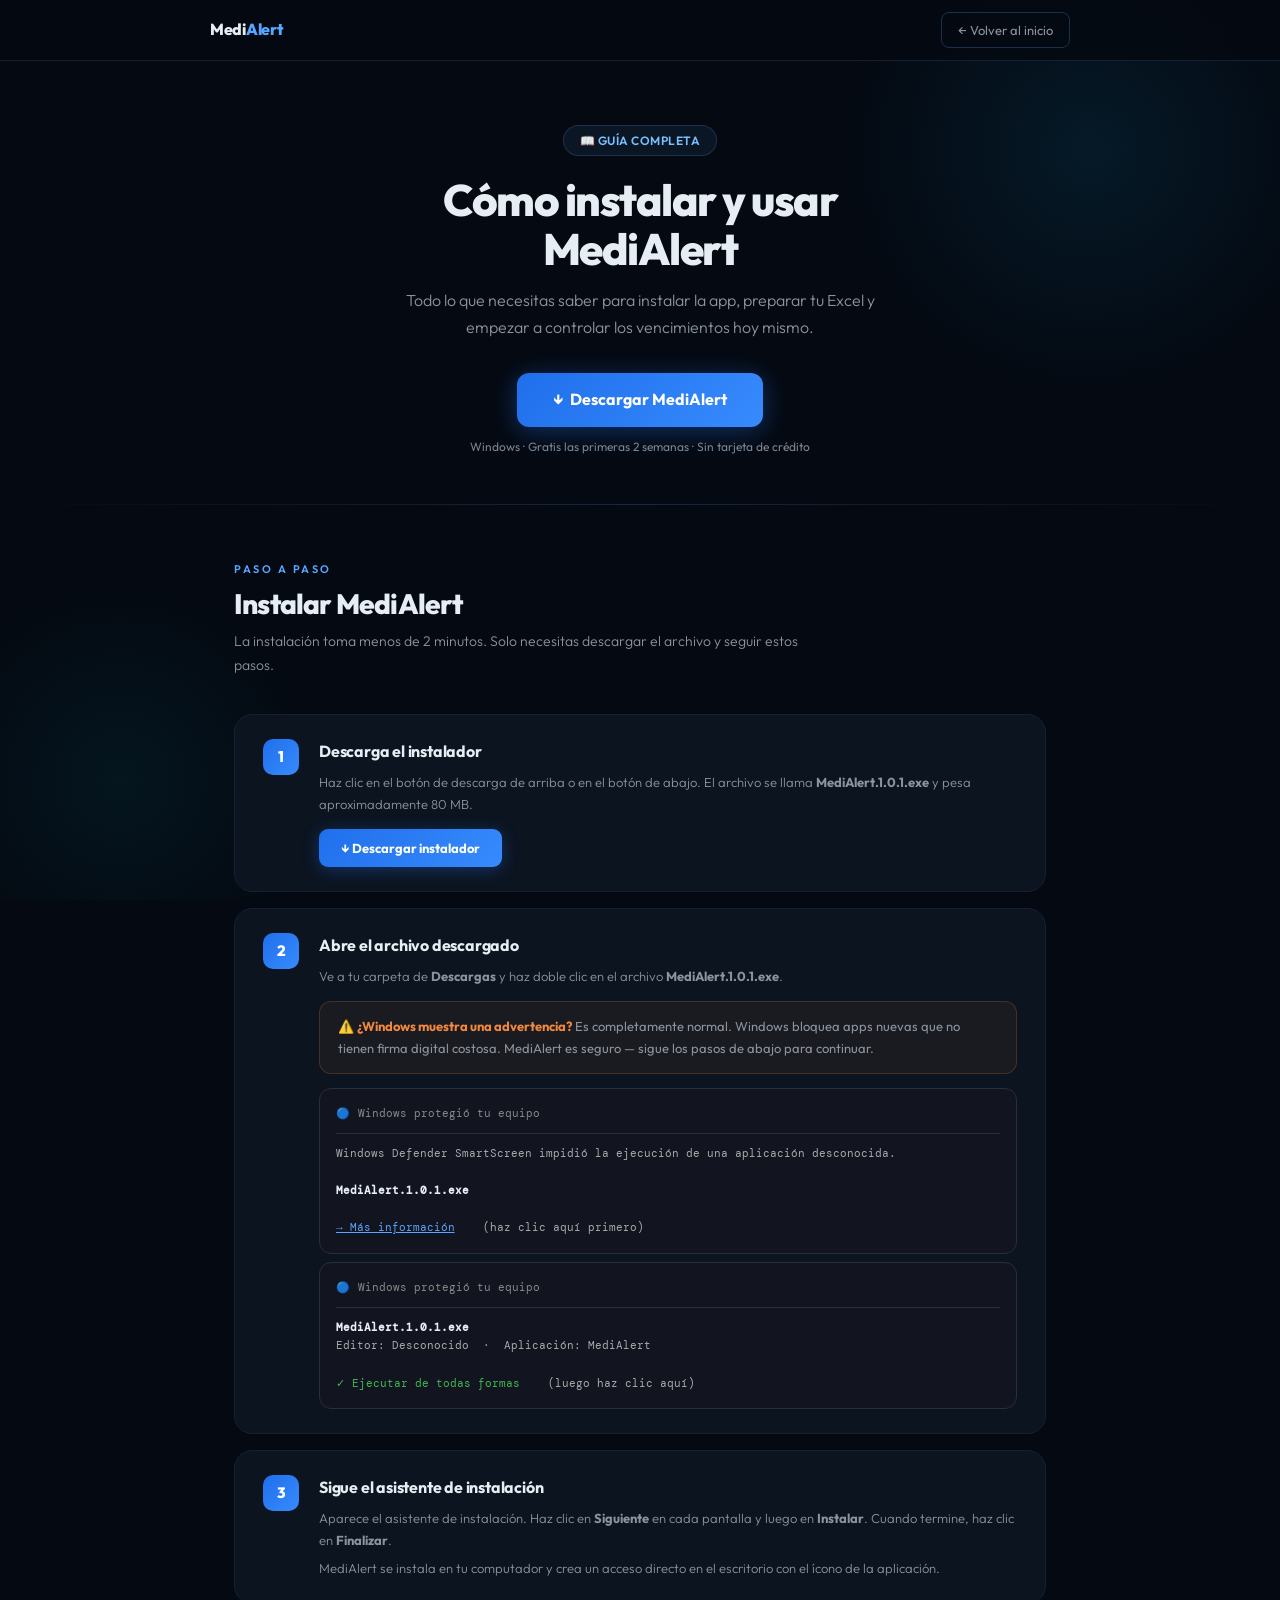
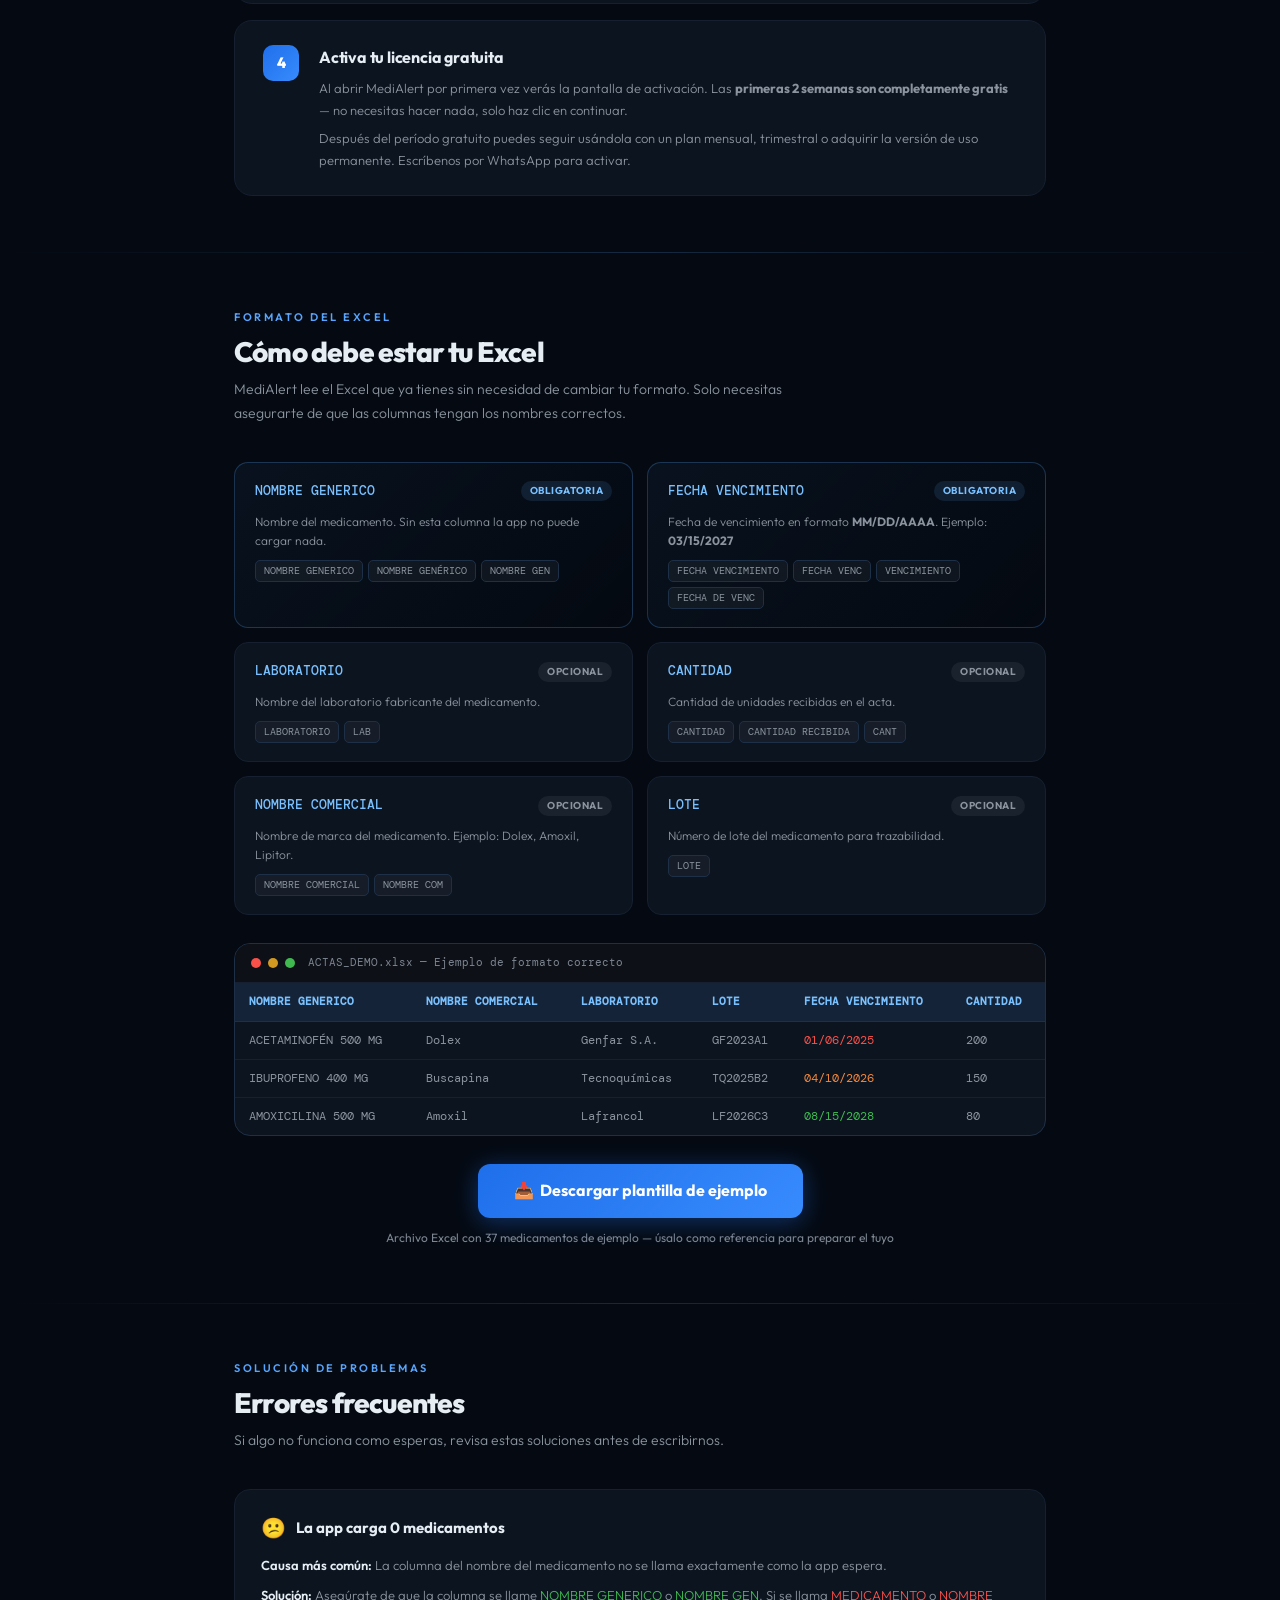
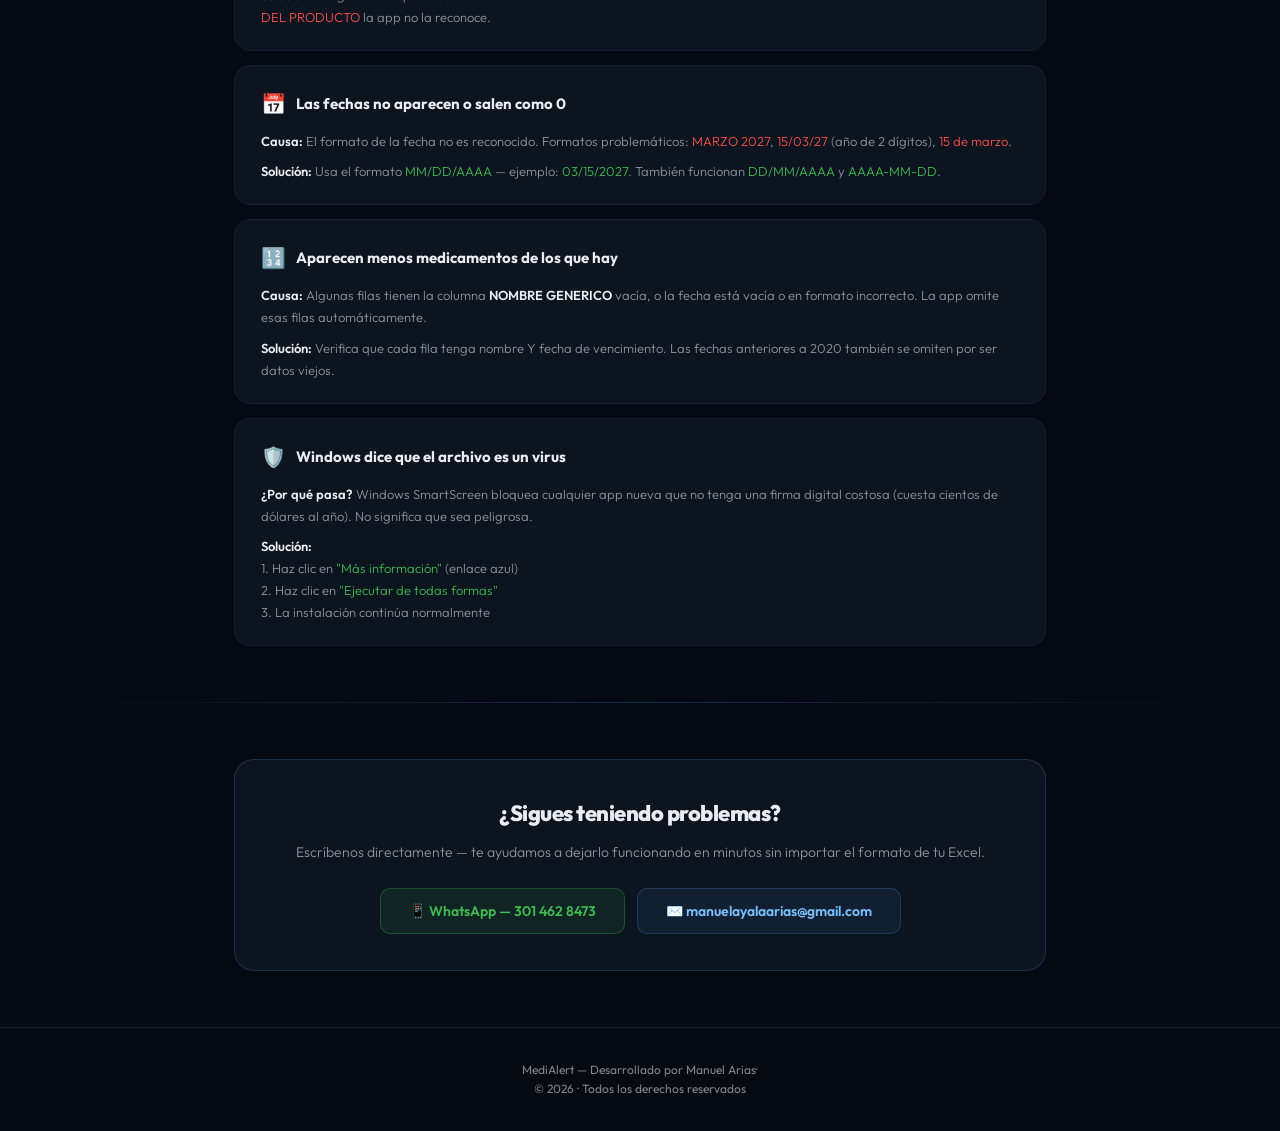
<file: guia.html>
<!DOCTYPE html>
<html lang="es">
<head>
  <meta charset="UTF-8">
  <meta name="viewport" content="width=device-width, initial-scale=1.0">
  <title>Guía de instalación — MediAlert</title>
  <link rel="preconnect" href="https://fonts.googleapis.com">
  <link href="https://fonts.googleapis.com/css2?family=Outfit:wght@300;400;500;600;700;800;900&family=DM+Mono:wght@400;500&display=swap" rel="stylesheet">
  <style>
    /* ══ VARIABLES — mismas que el index ══ */
    :root {
      --bg:      #050a12;
      --surface: #0c1420;
      --border:  #162030;
      --border2: #1e3048;
      --accent:  #58a6ff;
      --accent2: #79c0ff;
      --green:   #3fb950;
      --yellow:  #d29922;
      --orange:  #f0883e;
      --red:     #f85149;
      --text:    #e6edf3;
      --muted:   #7d8590;
      --muted2:  #8b949e;
      --grad:    linear-gradient(135deg, #1f6feb, #388bfd);
    }

    *, *::before, *::after { margin:0; padding:0; box-sizing:border-box; }
    html { scroll-behavior: smooth; }

    body {
      background: var(--bg);
      color: var(--text);
      font-family: 'Outfit', sans-serif;
      font-size: 15px;
      line-height: 1.6;
      overflow-x: hidden;
    }

    a { text-decoration: none; color: inherit; }

    .container {
      max-width: 860px;
      margin: 0 auto;
      padding: 0 24px;
    }

    /* ══ FONDO — orbes igual que index ══ */
    .bg-orbs {
      position: fixed;
      inset: 0;
      pointer-events: none;
      z-index: 0;
      overflow: hidden;
    }

    .orb {
      position: absolute;
      border-radius: 50%;
    }

    .orb1 {
      top: -100px; right: -60px;
      width: 500px; height: 500px;
      background: radial-gradient(circle, rgba(14,165,233,0.1) 0%, transparent 70%);
      animation: orbFloat 9s ease-in-out infinite;
    }

    .orb2 {
      bottom: -80px; left: -80px;
      width: 400px; height: 400px;
      background: radial-gradient(circle, rgba(6,182,212,0.07) 0%, transparent 70%);
      animation: orbFloat 11s ease-in-out infinite reverse;
    }

    @keyframes orbFloat {
      0%, 100% { transform: translate(0,0); }
      50%       { transform: translate(15px, -20px); }
    }

    /* ══ NAV ══ */
    .nav {
      position: sticky;
      top: 0;
      z-index: 100;
      background: rgba(5,10,18,0.88);
      backdrop-filter: blur(16px);
      -webkit-backdrop-filter: blur(16px);
      border-bottom: 1px solid var(--border);
      padding: 0 24px;
    }

    .nav-inner {
      max-width: 860px;
      margin: 0 auto;
      height: 60px;
      display: flex;
      align-items: center;
      gap: 16px;
    }

    /* Logo en la nav */
    .nav-logo {
      height: 28px;
      object-fit: contain;
    }

    /* Nombre MediAlert en la nav */
    .nav-brand {
      font-size: 16px;
      font-weight: 800;
      letter-spacing: -0.3px;
    }

    .nav-brand span { color: var(--accent); }

    /* Botón volver al inicio */
    .nav-back {
      margin-left: auto;
      display: inline-flex;
      align-items: center;
      gap: 6px;
      font-size: 13px;
      color: var(--muted2);
      padding: 7px 16px;
      border-radius: 8px;
      border: 1px solid var(--border2);
      transition: all 0.2s;
    }

    .nav-back:hover {
      color: var(--text);
      border-color: var(--accent);
    }

    /* ══ HERO DE LA GUÍA ══ */
    .guide-hero {
      padding: 64px 0 48px;
      position: relative;
      z-index: 1;
      text-align: center;
    }

    /* Badge */
    .guide-badge {
      display: inline-flex;
      align-items: center;
      gap: 8px;
      background: rgba(88,166,255,0.08);
      border: 1px solid rgba(88,166,255,0.2);
      color: var(--accent2);
      padding: 5px 16px;
      border-radius: 100px;
      font-size: 12px;
      font-weight: 600;
      letter-spacing: 0.5px;
      margin-bottom: 20px;
      text-transform: uppercase;
    }

    .guide-hero h1 {
      font-size: clamp(28px, 4vw, 44px);
      font-weight: 800;
      letter-spacing: -1.5px;
      line-height: 1.1;
      margin-bottom: 14px;
    }

    .guide-hero p {
      font-size: 16px;
      color: var(--muted2);
      max-width: 520px;
      margin: 0 auto 32px;
      font-weight: 300;
      line-height: 1.7;
    }

    /* Botón principal de descarga */
    .btn-download {
      display: inline-flex;
      align-items: center;
      gap: 10px;
      background: var(--grad);
      color: #fff;
      padding: 14px 36px;
      border-radius: 12px;
      font-size: 16px;
      font-weight: 700;
      box-shadow: 0 4px 24px rgba(31,111,235,0.4);
      transition: all 0.25s;
      position: relative;
      overflow: hidden;
    }

    /* Brillo animado del botón */
    .btn-download::before {
      content: '';
      position: absolute;
      top: -50%; left: -75%;
      width: 50%; height: 200%;
      background: linear-gradient(90deg, transparent, rgba(255,255,255,0.18), transparent);
      transform: skewX(-20deg);
      animation: shimmer 3.5s ease infinite;
    }

    @keyframes shimmer {
      0%   { left: -75%; }
      100% { left: 150%; }
    }

    .btn-download:hover {
      transform: translateY(-2px);
      box-shadow: 0 8px 32px rgba(31,111,235,0.5);
    }

    /* Nota debajo del botón */
    .btn-note {
      font-size: 12px;
      color: var(--muted);
      margin-top: 10px;
      display: block;
    }

    /* ══ DIVISOR ══ */
    .divider {
      width: 100%;
      height: 1px;
      background: linear-gradient(90deg, transparent, rgba(88,166,255,0.2) 50%, transparent);
      position: relative;
      z-index: 1;
      margin: 0;
    }

    /* ══ SECCIONES ══ */
    .guide-section {
      padding: 56px 0;
      position: relative;
      z-index: 1;
    }

    /* Etiqueta de sección */
    .section-label {
      font-size: 11px;
      text-transform: uppercase;
      letter-spacing: 2.5px;
      color: var(--accent);
      font-weight: 600;
      margin-bottom: 8px;
    }

    /* Título de sección */
    .section-title {
      font-size: clamp(20px, 3vw, 28px);
      font-weight: 800;
      letter-spacing: -0.8px;
      line-height: 1.2;
      margin-bottom: 10px;
    }

    /* Subtítulo */
    .section-sub {
      font-size: 14px;
      color: var(--muted2);
      font-weight: 300;
      line-height: 1.7;
      margin-bottom: 36px;
      max-width: 580px;
    }

    /* ══ PASOS DE INSTALACIÓN ══ */
    .steps {
      display: flex;
      flex-direction: column;
      gap: 16px;
    }

    /* Cada paso */
    .step-card {
      background: var(--surface);
      border: 1px solid var(--border);
      border-radius: 18px;
      padding: 24px 28px;
      display: flex;
      gap: 20px;
      align-items: flex-start;
      transition: border-color 0.2s;
      /* Animación de entrada */
      opacity: 0;
      transform: translateY(18px);
      transition: opacity 0.5s ease, transform 0.5s ease, border-color 0.2s;
    }

    .step-card.visible {
      opacity: 1;
      transform: translateY(0);
    }

    .step-card:hover { border-color: var(--border2); }

    /* Número del paso */
    .step-num {
      width: 36px;
      height: 36px;
      border-radius: 10px;
      background: var(--grad);
      color: #fff;
      font-size: 15px;
      font-weight: 800;
      display: flex;
      align-items: center;
      justify-content: center;
      flex-shrink: 0;
    }

    .step-body { flex: 1; }

    .step-body h3 {
      font-size: 16px;
      font-weight: 700;
      margin-bottom: 6px;
      letter-spacing: -0.2px;
    }

    .step-body p {
      font-size: 13px;
      color: var(--muted2);
      line-height: 1.7;
      font-weight: 300;
      margin-bottom: 0;
    }

    .step-body p + p { margin-top: 6px; }

    /* Botón dentro de un paso */
    .step-btn {
      display: inline-flex;
      align-items: center;
      gap: 7px;
      background: var(--grad);
      color: #fff;
      padding: 9px 22px;
      border-radius: 9px;
      font-size: 13px;
      font-weight: 700;
      margin-top: 14px;
      transition: all 0.2s;
      box-shadow: 0 3px 16px rgba(31,111,235,0.35);
    }

    .step-btn:hover { opacity: 0.9; transform: translateY(-1px); }

    /* Nota de Windows dentro del paso */
    .windows-note {
      background: rgba(240,136,62,0.06);
      border: 1px solid rgba(240,136,62,0.2);
      border-radius: 12px;
      padding: 14px 18px;
      margin-top: 14px;
      font-size: 13px;
      color: var(--muted2);
      line-height: 1.65;
    }

    .windows-note strong { color: var(--orange); }

    /* Mock de Windows SmartScreen */
    .win-mock {
      background: #12141f;
      border: 1px solid #2a2d3e;
      border-radius: 12px;
      padding: 16px;
      margin-top: 14px;
      font-family: 'DM Mono', monospace;
      font-size: 11px;
    }

    .win-titlebar {
      display: flex;
      align-items: center;
      gap: 8px;
      padding-bottom: 10px;
      margin-bottom: 10px;
      border-bottom: 1px solid #2a2d3e;
      color: #888;
    }

    .win-content { color: #aaa; line-height: 1.7; }
    .win-content strong { color: #e6edf3; }
    .win-content .win-link { color: #58a6ff; text-decoration: underline; cursor: default; }
    .win-content .win-ok { color: var(--green); }

    /* Imagen de paso (placeholder para capturas reales) */
    .step-img {
      width: 100%;
      border-radius: 10px;
      border: 1px solid var(--border2);
      margin-top: 14px;
      background: #0a0f1a;
      padding: 12px;
      font-size: 12px;
      color: var(--muted);
      text-align: center;
      font-family: 'DM Mono', monospace;
    }

    /* ══ SECCIÓN EXCEL ══ */
    .excel-columns {
      display: grid;
      grid-template-columns: 1fr 1fr;
      gap: 14px;
      margin-bottom: 28px;
    }

    /* Tarjeta de columna requerida/opcional */
    .col-card {
      background: var(--surface);
      border: 1px solid var(--border);
      border-radius: 14px;
      padding: 18px 20px;
      transition: border-color 0.2s;
      opacity: 0;
      transform: translateY(14px);
      transition: opacity 0.5s ease, transform 0.5s ease, border-color 0.2s;
    }

    .col-card.visible { opacity: 1; transform: translateY(0); }
    .col-card:hover { border-color: var(--border2); }

    /* Columna obligatoria — borde azul */
    .col-card.required {
      border-color: rgba(88,166,255,0.25);
      background: linear-gradient(135deg, rgba(88,166,255,0.05), transparent);
    }

    .col-header {
      display: flex;
      align-items: center;
      justify-content: space-between;
      margin-bottom: 10px;
    }

    /* Nombre de la columna */
    .col-name {
      font-family: 'DM Mono', monospace;
      font-size: 13px;
      color: var(--accent2);
      font-weight: 500;
    }

    /* Badge obligatorio/opcional */
    .col-badge {
      font-size: 10px;
      font-weight: 700;
      padding: 2px 9px;
      border-radius: 100px;
      text-transform: uppercase;
      letter-spacing: 0.5px;
    }

    .col-badge.req  { background: rgba(88,166,255,0.12); color: var(--accent2); }
    .col-badge.opt  { background: rgba(125,133,144,0.12); color: var(--muted2); }

    .col-desc {
      font-size: 12px;
      color: var(--muted2);
      line-height: 1.6;
      font-weight: 300;
    }

    /* Variantes de nombre aceptadas */
    .col-variants {
      display: flex;
      flex-wrap: wrap;
      gap: 5px;
      margin-top: 10px;
    }

    .variant-tag {
      font-family: 'DM Mono', monospace;
      font-size: 10px;
      background: rgba(255,255,255,0.04);
      border: 1px solid var(--border2);
      color: var(--muted2);
      padding: 2px 8px;
      border-radius: 5px;
    }

    /* ══ TABLA DE EJEMPLO ══ */
    .excel-preview {
      background: var(--surface);
      border: 1px solid var(--border2);
      border-radius: 16px;
      overflow: hidden;
      margin-top: 24px;
      opacity: 0;
      transform: translateY(18px);
      transition: opacity 0.6s ease, transform 0.6s ease;
    }

    .excel-preview.visible { opacity: 1; transform: translateY(0); }

    /* Barra del Excel */
    .excel-bar {
      background: #0d1117;
      padding: 10px 16px;
      display: flex;
      align-items: center;
      gap: 7px;
      border-bottom: 1px solid var(--border);
    }

    .excel-dot {
      width: 10px; height: 10px;
      border-radius: 50%;
    }

    .excel-dot.red    { background: #f85149; }
    .excel-dot.yellow { background: #d29922; }
    .excel-dot.green  { background: #3fb950; }

    .excel-title {
      font-family: 'DM Mono', monospace;
      font-size: 11px;
      color: var(--muted);
      margin-left: 6px;
    }

    /* Tabla del Excel */
    .excel-table {
      overflow-x: auto;
    }

    table {
      width: 100%;
      border-collapse: collapse;
      font-size: 12px;
      font-family: 'DM Mono', monospace;
    }

    /* Encabezados de la tabla */
    th {
      background: rgba(88,166,255,0.1);
      color: var(--accent2);
      padding: 10px 14px;
      text-align: left;
      border-bottom: 1px solid var(--border2);
      white-space: nowrap;
      font-weight: 600;
      font-size: 11px;
    }

    td {
      padding: 9px 14px;
      border-bottom: 1px solid var(--border);
      color: var(--muted2);
      white-space: nowrap;
    }

    tr:last-child td { border-bottom: none; }
    tr:hover td { background: rgba(255,255,255,0.02); }

    /* Colores de estado en la tabla */
    .status-expired  { color: #f85149; background: rgba(248,81,73,0.08);  padding: 2px 8px; border-radius: 4px; font-size: 10px; font-weight: 700; }
    .status-critical { color: #f0883e; background: rgba(240,136,62,0.1); padding: 2px 8px; border-radius: 4px; font-size: 10px; font-weight: 700; }
    .status-warning  { color: #d29922; background: rgba(210,153,34,0.1); padding: 2px 8px; border-radius: 4px; font-size: 10px; font-weight: 700; }
    .status-safe     { color: #3fb950; background: rgba(63,185,80,0.1);  padding: 2px 8px; border-radius: 4px; font-size: 10px; font-weight: 700; }

    /* ══ SECCIÓN ERRORES COMUNES ══ */
    .error-cards {
      display: flex;
      flex-direction: column;
      gap: 14px;
    }

    .error-card {
      background: var(--surface);
      border: 1px solid var(--border);
      border-radius: 16px;
      padding: 22px 26px;
      opacity: 0;
      transform: translateY(14px);
      transition: opacity 0.5s ease, transform 0.5s ease;
    }

    .error-card.visible { opacity: 1; transform: translateY(0); }

    /* Problema */
    .error-problem {
      display: flex;
      align-items: center;
      gap: 10px;
      font-size: 15px;
      font-weight: 700;
      margin-bottom: 10px;
      color: var(--text);
    }

    .error-icon { font-size: 20px; }

    /* Causa y solución */
    .error-detail {
      font-size: 13px;
      color: var(--muted2);
      line-height: 1.7;
      font-weight: 300;
    }

    .error-detail + .error-detail { margin-top: 8px; }

    .error-detail strong { color: var(--text); font-weight: 600; }
    .error-detail .ok    { color: var(--green); }
    .error-detail .bad   { color: var(--red); }

    /* ══ CONTACTO FINAL ══ */
    .contact-footer {
      margin: 56px 0;
      background: var(--surface);
      border: 1px solid rgba(88,166,255,0.2);
      border-radius: 20px;
      padding: 36px;
      text-align: center;
      position: relative;
      z-index: 1;
    }

    .contact-footer h2 {
      font-size: 22px;
      font-weight: 800;
      letter-spacing: -0.5px;
      margin-bottom: 10px;
    }

    .contact-footer p {
      font-size: 14px;
      color: var(--muted2);
      margin-bottom: 24px;
      font-weight: 300;
    }

    .contact-btns {
      display: flex;
      gap: 12px;
      justify-content: center;
      flex-wrap: wrap;
    }

    .btn-contact {
      display: inline-flex;
      align-items: center;
      gap: 8px;
      padding: 11px 28px;
      border-radius: 10px;
      font-size: 14px;
      font-weight: 600;
      transition: all 0.2s;
    }

    .btn-contact.whatsapp {
      background: rgba(63,185,80,0.1);
      border: 1px solid rgba(63,185,80,0.3);
      color: var(--green);
    }

    .btn-contact.whatsapp:hover {
      background: rgba(63,185,80,0.18);
      transform: translateY(-1px);
    }

    .btn-contact.email {
      background: rgba(88,166,255,0.08);
      border: 1px solid rgba(88,166,255,0.2);
      color: var(--accent2);
    }

    .btn-contact.email:hover {
      background: rgba(88,166,255,0.14);
      transform: translateY(-1px);
    }

    /* ══ FOOTER ══ */
    .footer {
      border-top: 1px solid var(--border);
      padding: 32px 0;
      text-align: center;
      position: relative;
      z-index: 1;
    }

    .footer img { height: 28px; object-fit: contain; opacity: 0.6; margin-bottom: 10px; }
    .footer p { font-size: 12px; color: var(--muted); }

    /* ══ RESPONSIVE ══ */
    @media (max-width: 640px) {
      .excel-columns { grid-template-columns: 1fr; }
      .contact-btns  { flex-direction: column; align-items: center; }
    }
  </style>
</head>
<body>

<!-- Orbes de fondo -->
<div class="bg-orbs">
  <div class="orb orb1"></div>
  <div class="orb orb2"></div>
</div>

<!-- ══ NAVBAR ══ -->
<nav class="nav">
  <div class="nav-inner">
    <a href="index.html" class="nav-brand">Medi<span>Alert</span></a>
    <!-- Botón volver a la página principal -->
    <a href="index.html" class="nav-back">← Volver al inicio</a>
  </div>
</nav>


<!-- ══ HERO ══ -->
<section class="guide-hero">
  <div class="container">
    <div class="guide-badge">📖 Guía completa</div>
    <h1>Cómo instalar y usar<br>MediAlert</h1>
    <p>
      Todo lo que necesitas saber para instalar la app, preparar
      tu Excel y empezar a controlar los vencimientos hoy mismo.
    </p>

    <!-- Botón de descarga de la app — el más importante de esta página -->
    <a href="https://github.com/AxxN202/medialert/releases/download/v1.0.1/MediAlert.1.0.1.exe"
       class="btn-download" download>
      ↓ &nbsp;Descargar MediAlert
    </a>
    <span class="btn-note">Windows · Gratis las primeras 2 semanas · Sin tarjeta de crédito</span>
  </div>
</section>

<div class="divider"></div>


<!-- ══ SECCIÓN 1: INSTALAR LA APP ══ -->
<section class="guide-section">
  <div class="container">
    <div class="section-label">Paso a paso</div>
    <h2 class="section-title">Instalar MediAlert</h2>
    <p class="section-sub">
      La instalación toma menos de 2 minutos. Solo necesitas descargar
      el archivo y seguir estos pasos.
    </p>

    <div class="steps">

      <!-- Paso 1 -->
      <div class="step-card">
        <div class="step-num">1</div>
        <div class="step-body">
          <h3>Descarga el instalador</h3>
          <p>
            Haz clic en el botón de descarga de arriba o en el botón de abajo.
            El archivo se llama <strong>MediAlert.1.0.1.exe</strong>
            y pesa aproximadamente 80 MB.
          </p>
          <a href="https://github.com/AxxN202/medialert/releases/download/v1.0.1/MediAlert.1.0.1.exe"
             class="step-btn" download>
            ↓ Descargar instalador
          </a>
        </div>
      </div>

      <!-- Paso 2 -->
      <div class="step-card">
        <div class="step-num">2</div>
        <div class="step-body">
          <h3>Abre el archivo descargado</h3>
          <p>
            Ve a tu carpeta de <strong>Descargas</strong> y haz doble clic
            en el archivo <strong>MediAlert.1.0.1.exe</strong>.
          </p>

          <!-- Alerta de Windows SmartScreen -->
          <div class="windows-note">
            ⚠️ <strong>¿Windows muestra una advertencia?</strong> Es completamente normal.
            Windows bloquea apps nuevas que no tienen firma digital costosa.
            MediAlert es seguro — sigue los pasos de abajo para continuar.
          </div>

          <!-- Mock visual de SmartScreen -->
          <div class="win-mock">
            <div class="win-titlebar">
              🔵 <span>Windows protegió tu equipo</span>
            </div>
            <div class="win-content">
              Windows Defender SmartScreen impidió la ejecución de una aplicación desconocida.<br><br>
              <strong>MediAlert.1.0.1.exe</strong><br><br>
              <span class="win-link">→ Más información</span>
              &nbsp;&nbsp; (haz clic aquí primero)
            </div>
          </div>

          <div class="win-mock" style="margin-top:8px">
            <div class="win-titlebar">
              🔵 <span>Windows protegió tu equipo</span>
            </div>
            <div class="win-content">
              <strong>MediAlert.1.0.1.exe</strong><br>
              Editor: Desconocido &nbsp;·&nbsp; Aplicación: MediAlert<br><br>
              <span class="win-ok">✓ Ejecutar de todas formas</span>
              &nbsp;&nbsp; (luego haz clic aquí)
            </div>
          </div>
        </div>
      </div>

      <!-- Paso 3 -->
      <div class="step-card">
        <div class="step-num">3</div>
        <div class="step-body">
          <h3>Sigue el asistente de instalación</h3>
          <p>
            Aparece el asistente de instalación. Haz clic en <strong>Siguiente</strong>
            en cada pantalla y luego en <strong>Instalar</strong>.
            Cuando termine, haz clic en <strong>Finalizar</strong>.
          </p>
          <p>
            MediAlert se instala en tu computador y crea un acceso directo
            en el escritorio con el ícono de la aplicación.
          </p>
        </div>
      </div>

      <!-- Paso 4 -->
      <div class="step-card">
        <div class="step-num">4</div>
        <div class="step-body">
          <h3>Activa tu licencia gratuita</h3>
          <p>
            Al abrir MediAlert por primera vez verás la pantalla de activación.
            Las <strong>primeras 2 semanas son completamente gratis</strong> —
            no necesitas hacer nada, solo haz clic en continuar.
          </p>
          <p>
            Después del período gratuito puedes seguir usándola con un plan mensual,
            trimestral o adquirir la versión de uso permanente.
            Escríbenos por WhatsApp para activar.
          </p>
        </div>
      </div>

    </div><!-- /steps -->
  </div>
</section>

<div class="divider"></div>


<!-- ══ SECCIÓN 2: PREPARAR EL EXCEL ══ -->
<section class="guide-section">
  <div class="container">
    <div class="section-label">Formato del Excel</div>
    <h2 class="section-title">Cómo debe estar tu Excel</h2>
    <p class="section-sub">
      MediAlert lee el Excel que ya tienes sin necesidad de cambiar tu formato.
      Solo necesitas asegurarte de que las columnas tengan los nombres correctos.
    </p>

    <!-- Columnas reconocidas -->
    <div class="excel-columns">

      <!-- Obligatoria 1 -->
      <div class="col-card required">
        <div class="col-header">
          <span class="col-name">NOMBRE GENERICO</span>
          <span class="col-badge req">Obligatoria</span>
        </div>
        <div class="col-desc">
          Nombre del medicamento. Sin esta columna la app no puede cargar nada.
        </div>
        <div class="col-variants">
          <span class="variant-tag">NOMBRE GENERICO</span>
          <span class="variant-tag">NOMBRE GENÉRICO</span>
          <span class="variant-tag">NOMBRE GEN</span>
        </div>
      </div>

      <!-- Obligatoria 2 -->
      <div class="col-card required">
        <div class="col-header">
          <span class="col-name">FECHA VENCIMIENTO</span>
          <span class="col-badge req">Obligatoria</span>
        </div>
        <div class="col-desc">
          Fecha de vencimiento en formato <strong>MM/DD/AAAA</strong>.
          Ejemplo: <strong>03/15/2027</strong>
        </div>
        <div class="col-variants">
          <span class="variant-tag">FECHA VENCIMIENTO</span>
          <span class="variant-tag">FECHA VENC</span>
          <span class="variant-tag">VENCIMIENTO</span>
          <span class="variant-tag">FECHA DE VENC</span>
        </div>
      </div>

      <!-- Opcional: Laboratorio -->
      <div class="col-card">
        <div class="col-header">
          <span class="col-name">LABORATORIO</span>
          <span class="col-badge opt">Opcional</span>
        </div>
        <div class="col-desc">
          Nombre del laboratorio fabricante del medicamento.
        </div>
        <div class="col-variants">
          <span class="variant-tag">LABORATORIO</span>
          <span class="variant-tag">LAB</span>
        </div>
      </div>

      <!-- Opcional: Cantidad -->
      <div class="col-card">
        <div class="col-header">
          <span class="col-name">CANTIDAD</span>
          <span class="col-badge opt">Opcional</span>
        </div>
        <div class="col-desc">
          Cantidad de unidades recibidas en el acta.
        </div>
        <div class="col-variants">
          <span class="variant-tag">CANTIDAD</span>
          <span class="variant-tag">CANTIDAD RECIBIDA</span>
          <span class="variant-tag">CANT</span>
        </div>
      </div>

      <!-- Opcional: Nombre comercial -->
      <div class="col-card">
        <div class="col-header">
          <span class="col-name">NOMBRE COMERCIAL</span>
          <span class="col-badge opt">Opcional</span>
        </div>
        <div class="col-desc">
          Nombre de marca del medicamento. Ejemplo: Dolex, Amoxil, Lipitor.
        </div>
        <div class="col-variants">
          <span class="variant-tag">NOMBRE COMERCIAL</span>
          <span class="variant-tag">NOMBRE COM</span>
        </div>
      </div>

      <!-- Opcional: Lote -->
      <div class="col-card">
        <div class="col-header">
          <span class="col-name">LOTE</span>
          <span class="col-badge opt">Opcional</span>
        </div>
        <div class="col-desc">
          Número de lote del medicamento para trazabilidad.
        </div>
        <div class="col-variants">
          <span class="variant-tag">LOTE</span>
        </div>
      </div>

    </div><!-- /excel-columns -->

    <!-- Tabla de ejemplo visual -->
    <div class="excel-preview">
      <div class="excel-bar">
        <div class="excel-dot red"></div>
        <div class="excel-dot yellow"></div>
        <div class="excel-dot green"></div>
        <span class="excel-title">ACTAS_DEMO.xlsx — Ejemplo de formato correcto</span>
      </div>
      <div class="excel-table">
        <table>
          <thead>
            <tr>
              <th>NOMBRE GENERICO</th>
              <th>NOMBRE COMERCIAL</th>
              <th>LABORATORIO</th>
              <th>LOTE</th>
              <th>FECHA VENCIMIENTO</th>
              <th>CANTIDAD</th>
            </tr>
          </thead>
          <tbody>
            <tr>
              <td>ACETAMINOFÉN 500 MG</td>
              <td>Dolex</td>
              <td>Genfar S.A.</td>
              <td>GF2023A1</td>
              <td style="color:#f85149">01/06/2025</td>
              <td>200</td>
            </tr>
            <tr>
              <td>IBUPROFENO 400 MG</td>
              <td>Buscapina</td>
              <td>Tecnoquímicas</td>
              <td>TQ2025B2</td>
              <td style="color:#f0883e">04/10/2026</td>
              <td>150</td>
            </tr>
            <tr>
              <td>AMOXICILINA 500 MG</td>
              <td>Amoxil</td>
              <td>Lafrancol</td>
              <td>LF2026C3</td>
              <td style="color:#3fb950">08/15/2028</td>
              <td>80</td>
            </tr>
          </tbody>
        </table>
      </div>
    </div>

    <!-- Botón descarga plantilla -->
    <div style="text-align:center; margin-top:28px">
      <!-- Este link descarga la plantilla DIRECTAMENTE sin pasar por GitHub -->
      <a href="https://github.com/AxxN202/medialert/raw/main/ACTAS_DEMO.xlsx"
         class="btn-download" download="ACTAS_DEMO.xlsx">
        📥 &nbsp;Descargar plantilla de ejemplo
      </a>
      <span class="btn-note">
        Archivo Excel con 37 medicamentos de ejemplo —
        úsalo como referencia para preparar el tuyo
      </span>
    </div>

  </div>
</section>

<div class="divider"></div>


<!-- ══ SECCIÓN 3: ERRORES COMUNES ══ -->
<section class="guide-section">
  <div class="container">
    <div class="section-label">Solución de problemas</div>
    <h2 class="section-title">Errores frecuentes</h2>
    <p class="section-sub">
      Si algo no funciona como esperas, revisa estas soluciones antes de escribirnos.
    </p>

    <div class="error-cards">

      <div class="error-card">
        <div class="error-problem">
          <span class="error-icon">😕</span>
          La app carga 0 medicamentos
        </div>
        <div class="error-detail">
          <strong>Causa más común:</strong> La columna del nombre del medicamento
          no se llama exactamente como la app espera.
        </div>
        <div class="error-detail">
          <strong>Solución:</strong> Asegúrate de que la columna se llame
          <span class="ok">NOMBRE GENERICO</span> o
          <span class="ok">NOMBRE GEN</span>.
          Si se llama <span class="bad">MEDICAMENTO</span> o
          <span class="bad">NOMBRE DEL PRODUCTO</span> la app no la reconoce.
        </div>
      </div>

      <div class="error-card">
        <div class="error-problem">
          <span class="error-icon">📅</span>
          Las fechas no aparecen o salen como 0
        </div>
        <div class="error-detail">
          <strong>Causa:</strong> El formato de la fecha no es reconocido.
          Formatos problemáticos: <span class="bad">MARZO 2027</span>,
          <span class="bad">15/03/27</span> (año de 2 dígitos),
          <span class="bad">15 de marzo</span>.
        </div>
        <div class="error-detail">
          <strong>Solución:</strong> Usa el formato
          <span class="ok">MM/DD/AAAA</span> — ejemplo:
          <span class="ok">03/15/2027</span>.
          También funcionan <span class="ok">DD/MM/AAAA</span> y
          <span class="ok">AAAA-MM-DD</span>.
        </div>
      </div>

      <div class="error-card">
        <div class="error-problem">
          <span class="error-icon">🔢</span>
          Aparecen menos medicamentos de los que hay
        </div>
        <div class="error-detail">
          <strong>Causa:</strong> Algunas filas tienen la columna
          <strong>NOMBRE GENERICO</strong> vacía, o la fecha está vacía
          o en formato incorrecto. La app omite esas filas automáticamente.
        </div>
        <div class="error-detail">
          <strong>Solución:</strong> Verifica que cada fila tenga nombre
          Y fecha de vencimiento. Las fechas anteriores a 2020 también
          se omiten por ser datos viejos.
        </div>
      </div>

      <div class="error-card">
        <div class="error-problem">
          <span class="error-icon">🛡️</span>
          Windows dice que el archivo es un virus
        </div>
        <div class="error-detail">
          <strong>¿Por qué pasa?</strong> Windows SmartScreen bloquea
          cualquier app nueva que no tenga una firma digital costosa
          (cuesta cientos de dólares al año). No significa que sea peligrosa.
        </div>
        <div class="error-detail">
          <strong>Solución:</strong><br>
          1. Haz clic en <span class="ok">"Más información"</span> (enlace azul)<br>
          2. Haz clic en <span class="ok">"Ejecutar de todas formas"</span><br>
          3. La instalación continúa normalmente
        </div>
      </div>

    </div><!-- /error-cards -->
  </div>
</section>

<div class="divider"></div>


<!-- ══ CONTACTO FINAL ══ -->
<div class="container">
  <div class="contact-footer">
    <h2>¿Sigues teniendo problemas?</h2>
    <p>
      Escríbenos directamente — te ayudamos a dejarlo funcionando
      en minutos sin importar el formato de tu Excel.
    </p>
    <div class="contact-btns">
      <a href="https://wa.me/573014628473?text=Hola,%20necesito%20ayuda%20con%20MediAlert"
         class="btn-contact whatsapp" target="_blank">
        📱 WhatsApp — 301 462 8473
      </a>
      <a href="mailto:manuelayalaarias@gmail.com"
         class="btn-contact email">
        ✉️ manuelayalaarias@gmail.com
      </a>
    </div>
  </div>
</div>


<!-- ══ FOOTER ══ -->
<footer class="footer">
  <div class="container">
    <p>MediAlert — Desarrollado por Manuel Arias· </p>
    <p>© 2026 · Todos los derechos reservados</p>
  </div>
</footer>


<script>
// ══ SCROLL REVEAL ══
// Anima los elementos cuando entran en pantalla
const observer = new IntersectionObserver((entries) => {
  entries.forEach((entry, i) => {
    if (entry.isIntersecting) {
      setTimeout(() => entry.target.classList.add('visible'), i * 80);
      observer.unobserve(entry.target);
    }
  });
}, { threshold: 0.08 });

document.querySelectorAll(
  '.step-card, .col-card, .error-card, .excel-preview'
).forEach(el => observer.observe(el));
</script>

</body>
</html>
</file>
